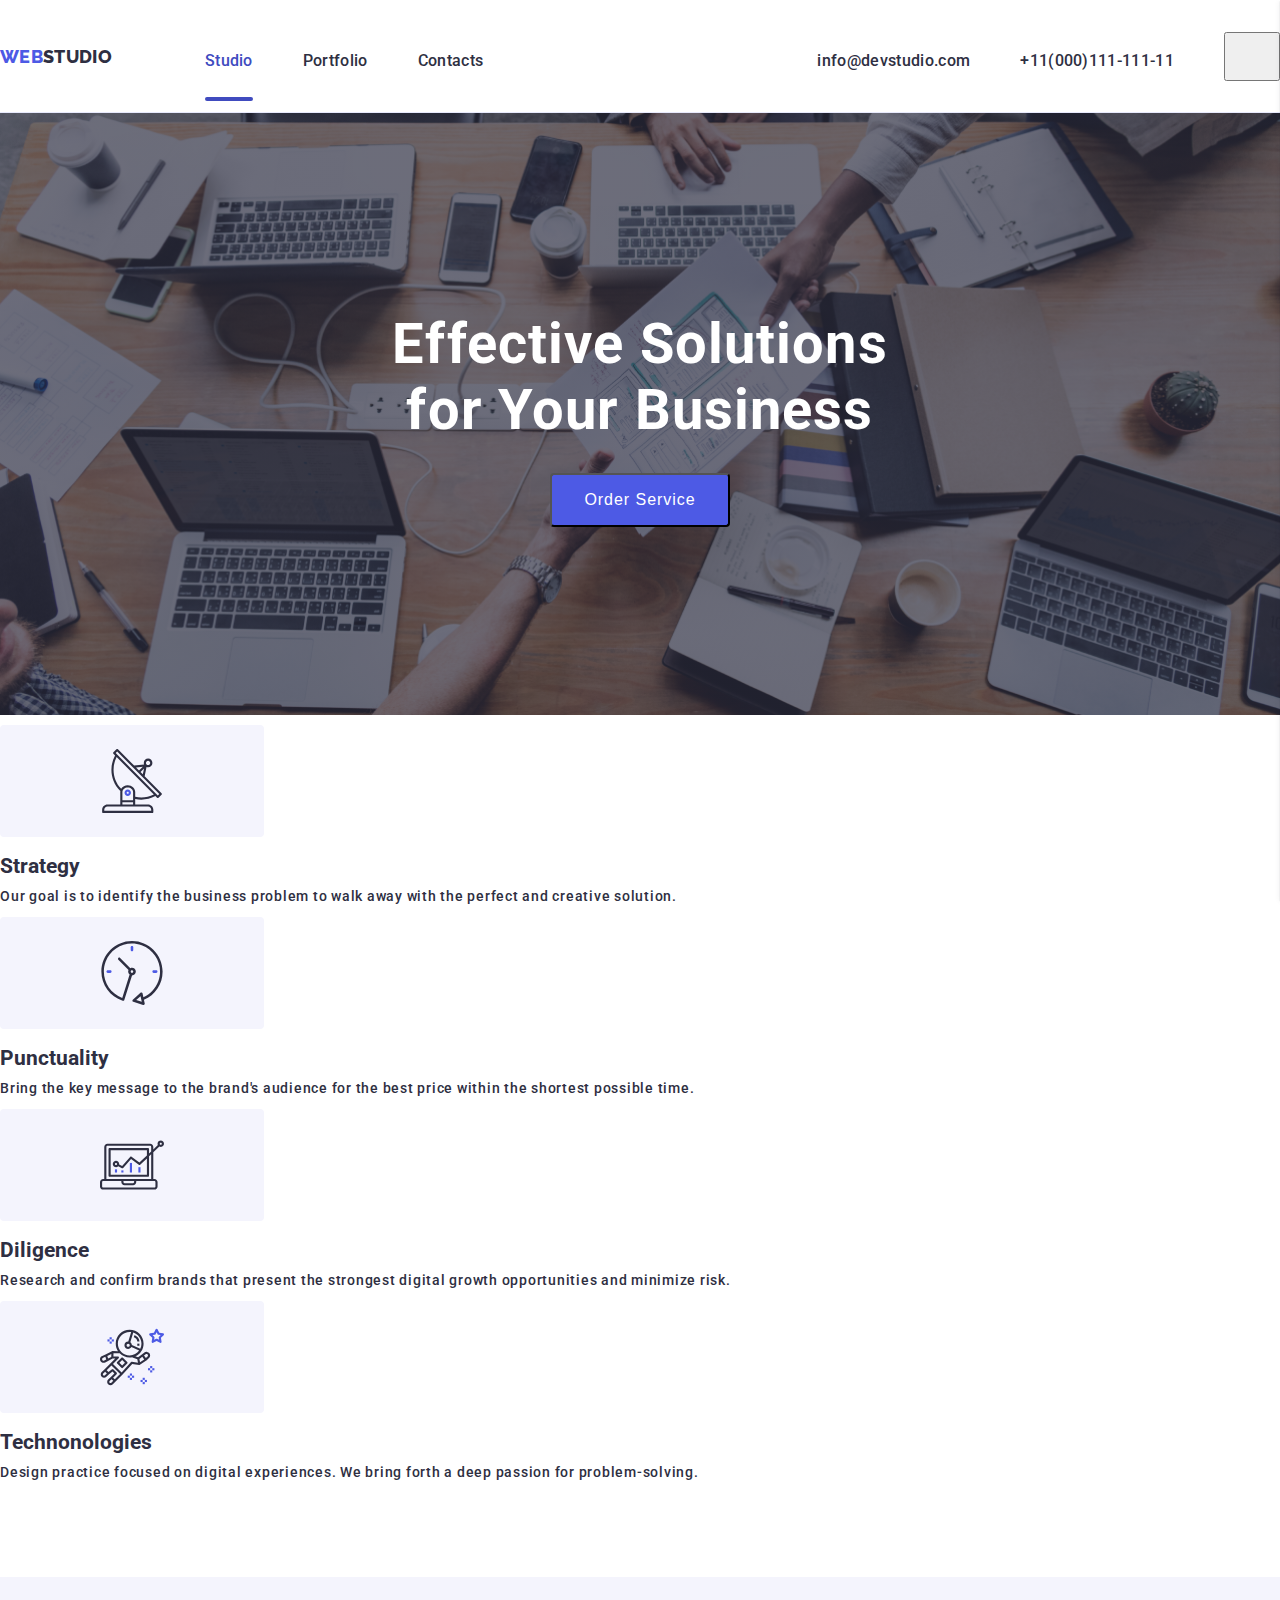
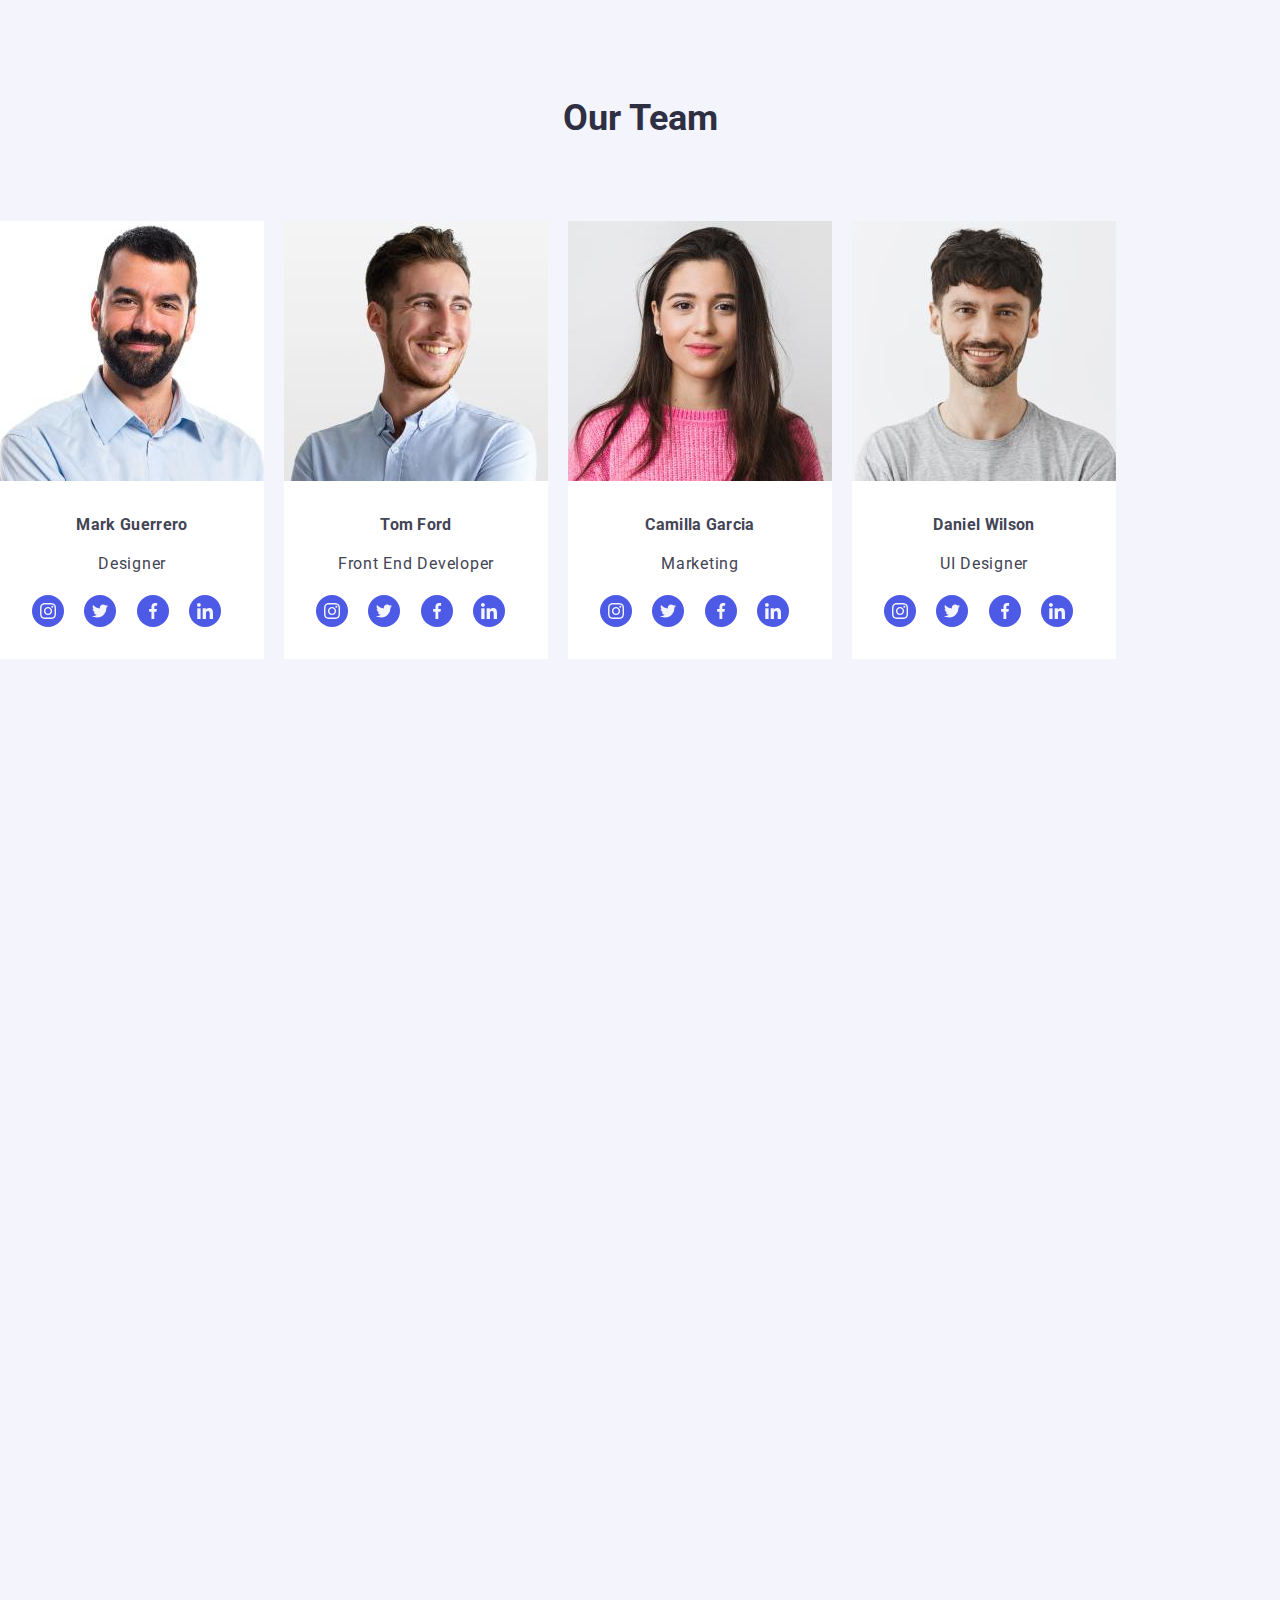
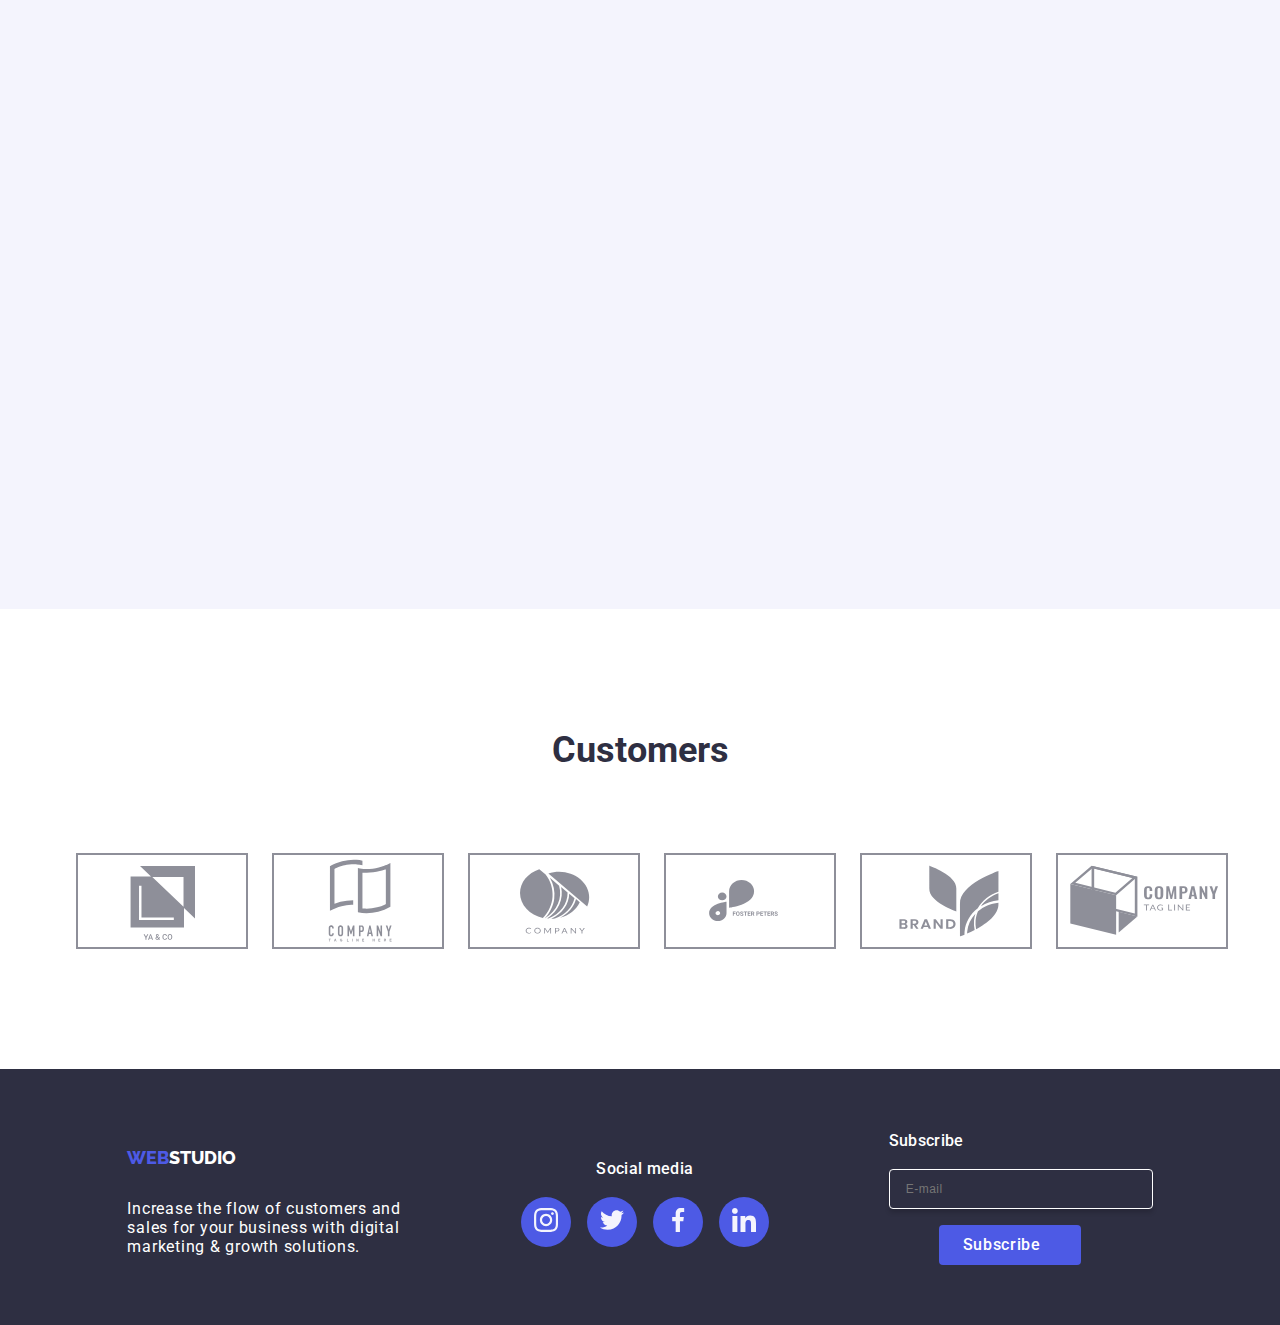
<file: index.html>
<!DOCTYPE html>
<html lang="en">
    <head>
        <title>goit-markup-hw-07</title>
        <meta name="description" content="A great website"  />
        <meta name="viewport" content="width=device-width, initial-scale=1.0" />
        <meta charset="utf-8"   />
        <link rel="stylesheet" type="text/css" href="./css/styles.css" />
        <link href="https://fonts.googleapis.com/css2?family=Raleway:wght@700&family=Roboto:wght@400;500;700;900&display=swap"
        rel="stylesheet" />
    </head>
<body>
    <!-- header Section -->
    <header class="page-header">
        <div class="container">
            <nav class="navigation">
                <a class="logo-link" href="index.html">WEB<span class="logo-black">STUDIO</span></a>
                <ul class="menu-item">
                    <li><a class="menu-item-list current" href="./index.html">Studio</a></li>
                    <li><a class="menu-item-list" href="./portfolio.html">Portfolio</a></li>
                    <li><a class="menu-item-list" href="#">Contacts</a></li>
                </ul>
                <ul class="address-menu">
                    <li><a class="address-menu-item" href="mailto:info@devstudio.com">info@devstudio.com</a></li>
                    <li><a class="address-menu-item" href="tel:+11(000)111-111-11">+11(000)111-111-11</a></li>
                </ul>
                <button class="menu-toggle js-open-menu" aria-expanded="false" aria-controls="mobile-menu">
                    <svg class="mobile-menu-icon" width="32" height="22">
                        <use href="./img.jpg/icons.svg#hamburger"></use>
                    </svg>
                </button>
            </nav>
        </div>
    </header>
    <!-- main section -->
        <section class="hero">
            <div class="header-container">
                <h1 class="hero-title">Effective Solutions<br>for Your Business</h1>
                <button type="button" class="button-primary" data-modal-open>Order Service</button>
            </div>
        </section>
    <!-- features section 1 -->
    <section class="features-section">
    <div class="feature-section">
        <div class="feature-container">
        <ul class="features-list">
            <li class="feature-list-item">
                <div class="icon">
                    <svg class="icon-svg" width="64" height="64">
                      <use href="./img.jpg/icons.svg#icon-antenna-1"></use>
                    </svg>
                    </div>
                    <h2 class="item">Strategy</h2>
                    <p>Our goal is to identify the business problem to walk away with the perfect and creative solution.</p>
            </li>
            <li class="feature-list-item">
                <div class="icon">
                    <svg class="icon-svg" width="64" height="64">
                      <use href="./img.jpg/icons.svg#icon-clock-1"></use>
                    </svg>
                    </div>
                    <h2 class="feature-list-item">Punctuality</h2>
                    <p class="description">Bring the key message to the brand's audience for the best price within the shortest possible time.</p>
            </li>
            <li class="feature-list-item">
                <div class="icon">
                    <svg class="icon-svg" width="64" height="64">
                      <use href="./img.jpg/icons.svg#icon-diagram-1"></use>
                    </svg>
                    </div>
                <h2 class="feature-list-item">Diligence</h2>
                <p class="description">Research and confirm brands that present the strongest digital growth opportunities and minimize risk.</p>
            </li>
            <li class="feature-list-item">
                <div class="icon">
                    <svg class="icon-svg" width="64" height="64">
                      <use href="./img.jpg/icons.svg#icon-astronaut-1"></use>
                    </svg>
                    </div>
                <h2 class="feature-list-item">Technonologies</h2>
                <p class="description">Design practice focused on digital experiences. We bring forth a deep passion for problem-solving.</p>
            </li>
        </ul>
        </div>
    </div>
    </section>

    <!-- transactions section 2 -->
    <!-- <section class="section no-top-padding">
        <div class="wrwd-container">
            <h2 class="section-title">What Are We Doing</h2>
            <ul class="transaction-list">
                <li class="item"><img src="img.jpg/computer.jpg" alt="computer" width="360" height="300"/></li>
                <li class="item"><img src="./img.jpg/cellphone.jpg" alt="cellphone" width="360" height="300"/></li>
                <li class="item"><img src="./img.jpg/cellphone-and-laptop.jpg" alt="cellphone-and-laptop" width="360" height="300" /></li>
            </ul>
        </div>
        </section> -->
    <!--our team section-->
    <section class="section-bg-team">
        <div class="team-section-container">
            <h2 class="section-title">Our Team</h2>
             <div class="team-list">
                <ul class="team-list">
                    <li class="item"><img src="./img.jpg/Mark.jpg" alt="mark guerrero" width="264" height="260" />
                     <div class="card-text">
                        <h3 class="name">Mark Guerrero</h3>
                        <p class="position">Designer</p>
                        <ul class="team-links">
                            <li class="team-links-item">
                                <a href="#" class="team-social-link">
                                <svg class="team-link-svg"  width="16" height="16">
                                <use href="./img.jpg/icons.svg#icon-instagram"></use></svg>
                                </a>
                            </li>
                            <li class="team-links-item">
                                <a href="#" class="team-social-link">
                                <svg class="team-link-svg" width="16" height="16">
                                <use href="./img.jpg/icons.svg#icon-twitter"></use></svg>
                                </a>
                            </li>
                            <li class="team-links-item">
                                <a href="#" class="team-social-link">
                                <svg class="team-link-svg" width="16" height="16">
                                <use href="./img.jpg/icons.svg#icon-facebook"></use></svg>
                                </a>
                            </li>
                            <li class="team-links-item">
                                <a href="#" class="team-social-link">
                                <svg class="team-link-svg" width="16" height="16">
                                <use href="./img.jpg/icons.svg#icon-linkedin"></use></svg>
                                </a>
                            </li>
                        </ul>
                    </div>
                </li>   
                <li class="item"><img src="./img.jpg/Tom.jpg" alt="tom ford" width="264" height="260"/>
                    <div class="card-text">
                        <h3 class="name">Tom Ford</h3>
                        <p class="position">Front End Developer</p>
                        <ul class="team-links">
                            <li class="team-links-item"><a href="#" class="team-social-link"><svg class="team-link-svg"  width="16" height="16">
                                <use href="./img.jpg/icons.svg#icon-instagram"></use></svg>
                                </a>
                            </li>
                            <li class="team-links-item"><a href="#" class="team-social-link"><svg class="team-link-svg" width="16" height="16">
                                <use href="./img.jpg/icons.svg#icon-twitter"></use></svg>
                                </a>
                            </li>
                            <li class="team-links-item"><a href="#" class="team-social-link"><svg class="team-link-svg" width="16" height="16">
                                <use href="./img.jpg/icons.svg#icon-facebook"></use></svg>
                                </a>
                            </li>
                            <li class="team-links-item"><a href="#" class="team-social-link"><svg class="team-link-svg" width="16" height="16">
                                <use href="./img.jpg/icons.svg#icon-linkedin"></use></svg>
                                </a>
                            </li>
                        </ul>
                    </div>
                </li>
                <li class="item"><img src="./img.jpg/Camilla.jpg" alt="camilla garcia" width="264" height="260"/>
                    <div class="card-text">
                        <h3 class="name">Camilla Garcia</h3>
                        <p class="position">Marketing</p>
                        <ul class="team-links">
                            <li class="team-links-item"><a href="#" class="team-social-link"><svg class="team-link-svg"  width="16" height="16">
                                <use href="./img.jpg/icons.svg#icon-instagram"></use></svg>
                                </a>
                            </li>
                            <li class="team-links-item"><a href="#" class="team-social-link"><svg class="team-link-svg" width="16" height="16">
                                <use href="./img.jpg/icons.svg#icon-twitter"></use></svg>
                                </a>
                            </li>
                            <li class="team-links-item"><a href="#" class="team-social-link"><svg class="team-link-svg" width="16" height="16">
                                <use href="./img.jpg/icons.svg#icon-facebook"></use></svg>
                                </a>
                            </li>
                            <li class="team-links-item"><a href="#" class="team-social-link"><svg class="team-link-svg" width="16" height="16">
                                <use href="./img.jpg/icons.svg#icon-linkedin"></use></svg>
                                </a>
                            </li>
                        </ul>
                    </div>
                </li>
                <li class="item"><img src="./img.jpg/Daniel.jpg" alt="daniel wilson" width="264" height="260"/>
                    <div class="card-text">
                        <h3 class="name">Daniel Wilson</h3>
                        <p class="position">UI Designer</p>
                        <ul class="team-links">
                            <li class="team-links-item"><a href="#" class="team-social-link"><svg class="team-link-svg"  width="16" height="16">
                                <use href="./img.jpg/icons.svg#icon-instagram"></use></svg>
                                </a>
                            </li>
                            <li class="team-links-item"><a href="#" class="team-social-link"><svg class="team-link-svg" width="16" height="16">
                                <use href="./img.jpg/icons.svg#icon-twitter"></use></svg>
                                </a>
                            </li>
                            <li class="team-links-item"><a href="#" class="team-social-link"><svg class="team-link-svg" width="16" height="16">
                                <use href="./img.jpg/icons.svg#icon-facebook"></use></svg>
                                </a>
                            </li>
                            <li class="team-links-item"><a href="#" class="team-social-link"><svg class="team-link-svg" width="16" height="16">
                                <use href="./img.jpg/icons.svg#icon-linkedin"></use></svg>
                                </a>
                             </li>
                            </ul>
                        </div>
                    </li>
                </ul>
            </div>
        </div>
        </section>
    <!-- customer section-->
    <section class="customer-section">
            <div class="customer-section-container">
              <h2 class="section-title customers-title">Customers</h2>
              <ul class="customers-list list">
                <li class="customers-item">
                  <a href="#" class="customers-link">
                    <svg class="customers-svg" width="168" height="88">
                      <use href="./img.jpg/icons.svg#icon-logo10"></use></svg>
                  </a>
                </li>
                <li class="customers-item">
                  <a href="#" class="customers-link">
                    <svg class="customers-svg" width="168" height="88">
                      <use href="./img.jpg/icons.svg#icon-Logo-6"></use></svg>
                  </a>
                </li>
                <li class="customers-item">
                  <a href="#" class="customers-link">
                    <svg class="customers-svg" width="168" height="88">
                      <use href="./img.jpg/icons.svg#icon-Logo-7"></use></svg>
                  </a>
                </li>
                <li class="customers-item">
                  <a href="#" class="customers-link">
                    <svg class="customers-svg" width="168" height="88">
                      <use href="./img.jpg/icons.svg#icon-Client-4"></use></svg>
                  </a>
                </li>
                <li class="customers-item">
                  <a href="#" class="customers-link">
                    <svg class="customers-svg" width="168" height="88">
                      <use href="./img.jpg/icons.svg#icon-Logo-8"></use></svg>
                  </a>
                </li>
                <li class="customers-item">
                  <a href="#" class="customers-link">
                    <svg class="customers-svg" width="168" height="88">
                      <use href="./img.jpg/icons.svg#icon-Logo-9"></use></svg>
                  </a>
                </li>
              </ul>
            </div>
    </section>
    </main>
    <!-- footer -->
    <footer class="page-footer">
        <section class="footer-section">
        <div class="footer-container">
            <div class="footer-logo-wrapper">
                <ul class="footer-item-list">
                    <li class="footer-item">
                    <a class="logo-link" href="index.html">WEB<span class="logo-white">STUDIO</span></a><br>
                    <p class="footer-description">Increase the flow of customers and<br>sales for your business with digital<br>marketing & growth solutions.</p>
                    </li>
                </ul>
            </div>
            <div class="footer-socials">
                <p class="footer-social-text">Social media</p>
                <ul class="footer-social-list">
                    <li class="footer-social-item">
                        <a href="#" class="footer-social-link">
                            <svg class="footer-social-svg" width="24" height="24">
                                <use href="./img.jpg/icons.svg#icon-instagram" width="24" height="24"></use>
                            </svg>
                        </a>
                        </li>
                    <li class="footer-social-item">
                        <a href="#" class="footer-social-link">
                            <svg class="footer-social-svg" width="24" height="24">
                                <use href="./img.jpg/icons.svg#icon-twitter" width="24" height="24"></use>
                            </svg>
                        </a>
                        </li>
                    <li class="footer-social-item">
                        <a href="#" class="footer-social-link">
                            <svg class="footer-social-svg" width="24" height="24">
                                <use href="./img.jpg/icons.svg#icon-facebook" width="24" height="24"></use>
                            </svg>
                        </a>
                        </li>
                    <li class="footer-social-item">
                        <a href="#" class="footer-social-link">
                            <svg class="footer-social-svg" width="24" height="24">
                                <use href="./img.jpg/icons.svg#icon-linkedin" width="24" height="24"></use>
                            </svg>
                        </a>
                    </li>
                </ul>
            </div>
        <!-- Footer subscription form -->
            <div class="footer-form-container">
                <form class="footer-subscription-form" name="subscription-form" >
                    <label class="footer-subscription-label">
                        <span class="footer-subscription-text">Subscribe</span>
                        <input class="footer-subscription-input" type="email" name="subsciption-email" placeholder="E-mail">
                    </label>
                    <button class="footer-subscription-button" type="submit">
                        <span>Subscribe</span>
                        <use class="footer-subscription-icon" width=24 height="24" >
                            <use href="./img.jpg/icons.svg#footer-subscription-icon"/></use>
                        </svg>
                    </button>
                </form>
            </div>
        </div>
        </section>
    </footer>
        <div class="backdrop is-hidden" data-modal>
            <div class="modal">
              <button type="button" class="modal-close" data-modal-close>
                <svg class="modal-close-icon" width="8" height="8">
                  <use href="./img.jpg/icons.svg#modal-close"></use>
                </svg>
              </button>
              <p class="modal-header-text">
                Leave your contacts here and we will call you back</p>
                <form class="modal-signup=-form" name="signup-form" autocomplete="on">
                    <label class="modal-form-label" for="full-name">
                        <span class="form-label-text">Name</span>
                        <input class="form-label-input" type="text" id="full-name" required>
                        <svg class="form-input-icon" width="18" height="18">
                            <use href="./img.jpg/icons.svg#person"></use>
                        </svg>
                    </label>
                    <label class="modal-form-label" for="phone-number">
                        <span class="form-label-text">Phone</span>
                        <input class="form-label-input" type="tel" id="phone-number" required>
                        <svg class="form-input-icon" width="18" height="24">
                            <use href="./img.jpg/icons.svg#phone"></use>
                        </svg>
                    </label>
                    <label class="modal-form-label">
                        <span class="form-label-text">E-mail</span>
                        <input class="form-label-input" type="email" id="email-address" required>
                        <svg class="form-input-icon" width="18" height="24">
                            <use href="./img.jpg/icons.svg#email"></use>
                        </svg>
                    </label>
                    <label class="modal-form-textarea">
                        <span class="form-label-text">Comment</span>
                        <textarea name="comment" class="form-label-textarea" placeholder="Text- input" rows="6"></textarea>
                    </label>
                    <label class="modal-form-agreement">
                        <input class="modal-form-checkbox visually-hidden" type="checkbox" value="agree" name="agreement" required>
                         <svg class="modal-checkbox-icon" width="16" height="16">
                            <use href="./img.jpg/icons.svg#checkbox"></use>
                         </svg>
                        </label>
                            <span class="modal-form-agreement-text">
                                I accept the terms and condition of the<a href="#" class="Privacy-policy">Privacy-Policy</a>
                             </span>
                            <button class="modal-form-button" type="submit">Send</button>
                    </form>
                </div>
            </div>

            <!-- Mobile -->
            <div class="menu-container js-menu-container" id="mobile-menu">
                <button type="button" class="menu-toggle js-close-menu mobile-close-btn">&times;</button>
                <ul class="mobile-menu-list list">
                    <li class="mobile-menu-item">
                        <a class="mobile-menu-link link" href="index.html">Studio</a>
                    </li>
                    <li class="mobile-menu-item">
                        <a class="mobile-menu-link link" href="portfolio.html">Portfolio</a>
                    </li>
                    <li class="mobile-menu-item">
                        <a class="mobile-menu-link link" href="#">Contacts</a>
                    </li>
                </ul>
                <ul class="mobile-contacts-list">
                    <li class="mobile-contacts-item">
                        <a class="mobile-contacts-link link" href="tel:+11000111111">+11 (000) 111-11-11</a>
                    </li>
                    <li class="mobile-contacts-item">
                        <a class="mobile-contacts-link link" href="mailto: info@devstudio.com">info@devstudio.com</a>
                    </li>
                </ul>
                <ul class="mobile-social-media-list">
                    <li class="mobile-social-media-item">
                        <a class="mobile-social-media-link link">
                            <svg class="mobile-social-media-icon-svg" width="24" height="24">
                                <use href="./img.jpg/icons.svg#icon-instagram" />
                            </svg>
                        </a>
                    </li>
                    <li class="mobile-social-media-item">
                        <a class="mobile-social-media-link link">
                            <svg class="mobile-social-media-icon-svg" width="24" height="24">
                                <use href="./img.jpg/icons.svg#icon-twitter" />
                            </svg>
                        </a>
                    </li>
                    <li class="mobile-social-media-item">
                        <a class="mobile-social-media-link link">
                            <svg class="mobile-social-media-icon-svg" width="24" height="24">
                                <use href="./img.jpg/icons.svg#icon-facebook" />
                            </svg>
                        </a>
                    </li>
                    <li class="mobile-social-media-item">
                        <a class="mobile-social-media-link link">
                            <svg class="mobile-social-media-icon-svg" width="24" height="24">
                                <use href="./img.jpg/icons.svg#icon-linkedin" />
                            </svg>
                        </a>
                    </li>
                </ul>
            </div>
        <script src="./js/mobile.menu.js"></script>
        <script src="./js/modal.js"></script>
    </body>
</html>
</file>
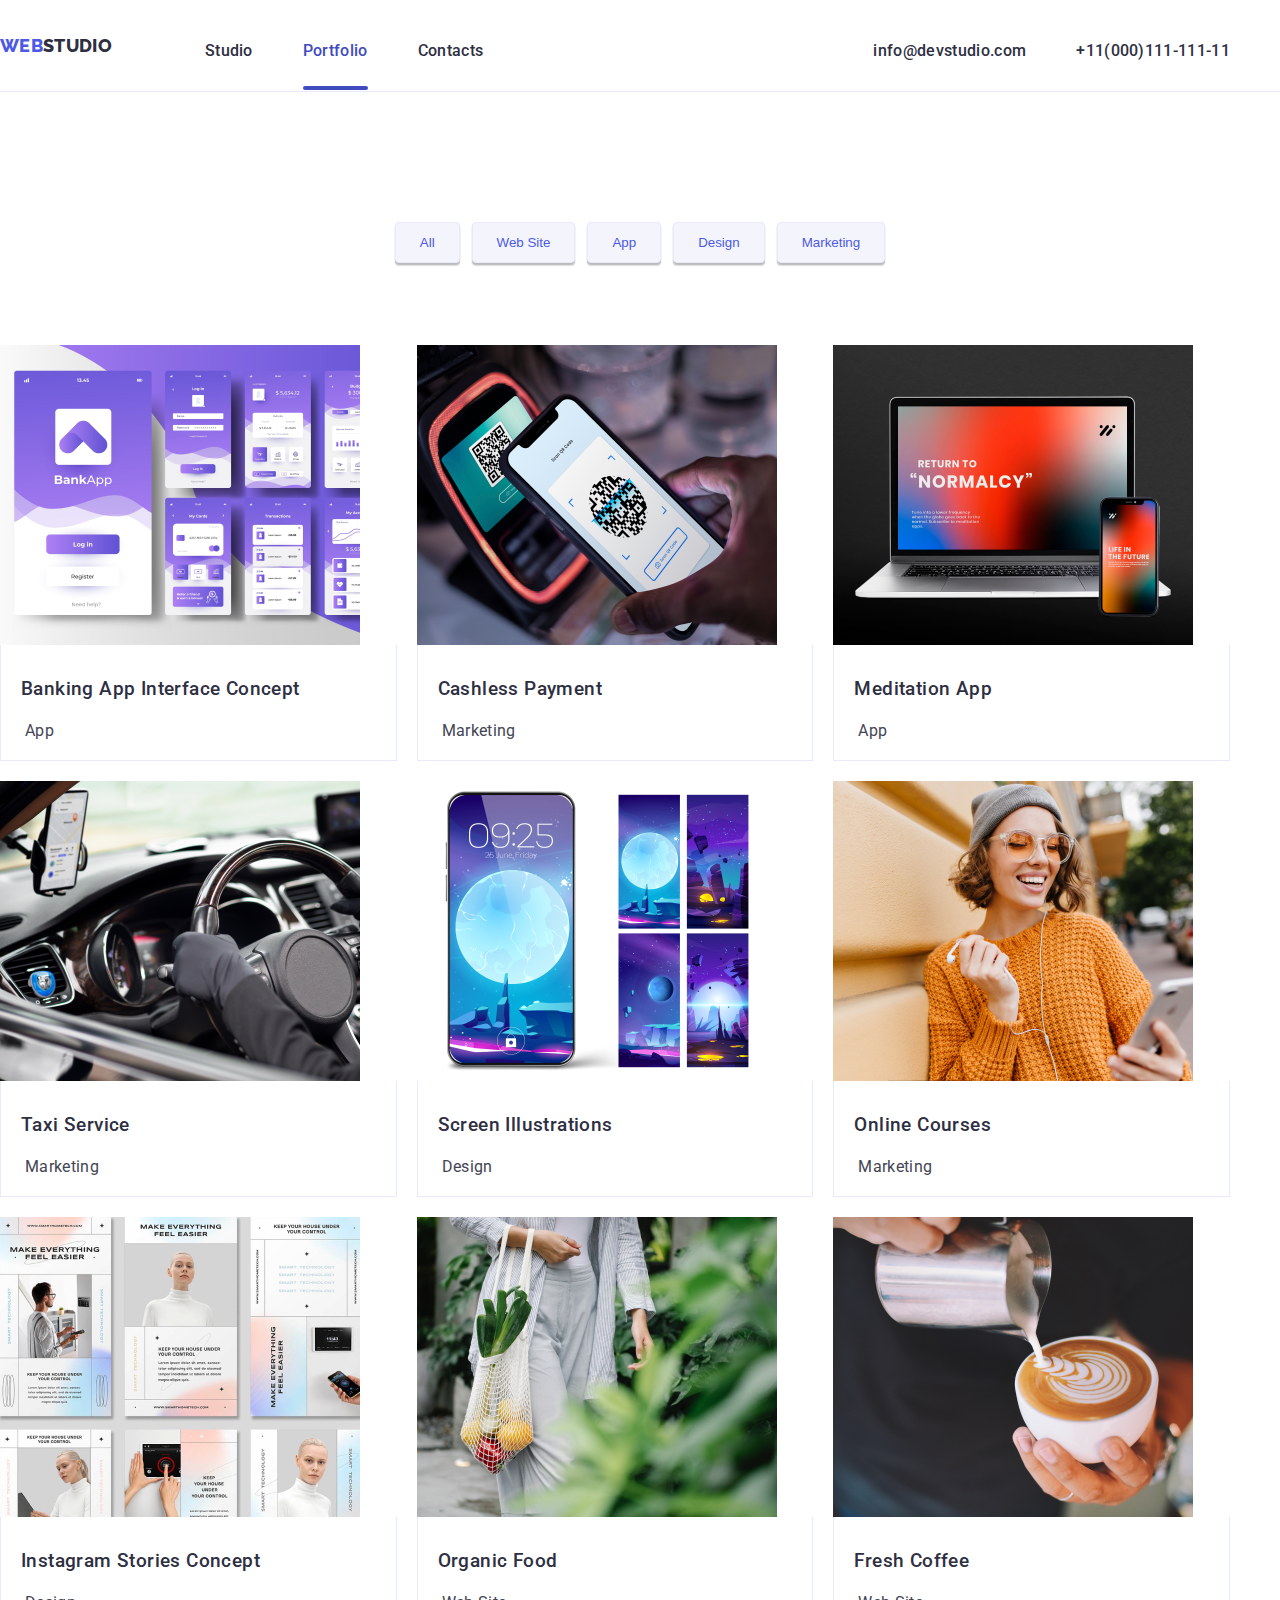
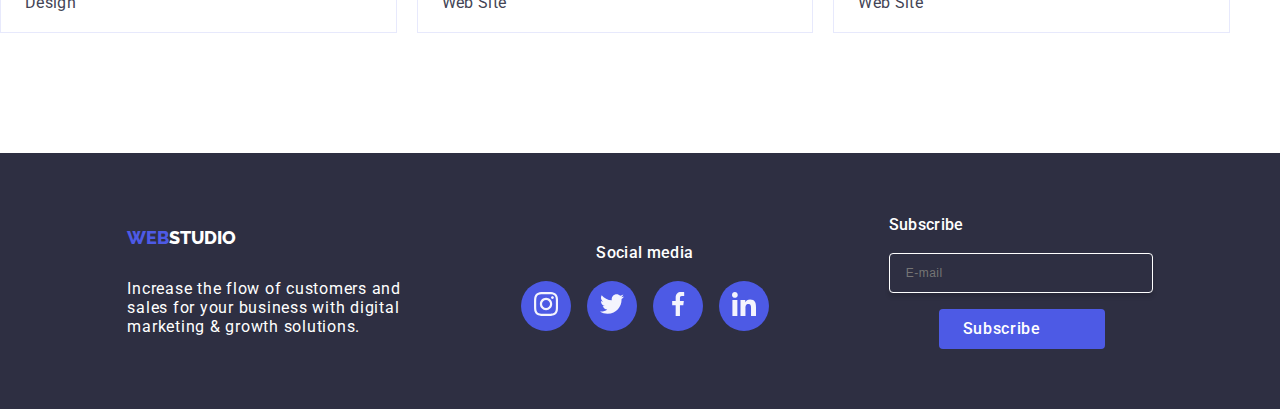
<file: portfolio.html>
<!DOCTYPE html>
<html lang="en">
    <head>
        <title>goit-markup-hw-07</title>
        <meta name="description" content="A great website"  />
        <meta name="viewport" content="width=device-width, initial-scale=1.0" />
        <meta charset="utf-8"   />
        <link rel="stylesheet" type="text/css" href="css/styles.css" />
        <link href="https://fonts.googleapis.com/css2?family=Raleway:wght@700&family=Roboto:wght@400;500;700;900&display=swap"
        rel="stylesheet" />
    </head>
<body>
    <!-- header Section -->
    <header class="page-header">
        <div class="container">
        <nav class="navigation">
            <a class="logo-link" href="index.html">WEB<span class="logo-black">STUDIO</span></a>
            <ul class="menu-item">
                <li><a class="menu-item-list" href="./index.html">Studio</a></li>
                <li><a class="menu-item-list current" href="./portfolio.html">Portfolio</a></li>
                <li><a class="menu-item-list" href="#">Contacts</a></li>
            </ul>
            <ul class="address-menu">
                <li><a class="address-menu-item" href="mailto:info@devstudio.com">info@devstudio.com</a></li>
                <li><a class="address-menu-item" href="tel:+11(000)111-111-11">+11(000)111-111-11</a></li>
            </ul>
        </nav>
        </div>
    </header>
    <!-- main section -->
    <main>
        <section class="section">
            <div class="container">
                <ul class="nav-buttons-list">
                    <li class="item"><a href="#">
                        <button type="button" class="nav-button">All</button></a></li>
                    <li class="item"><a href="#">
                        <button type="button" class="nav-button">Web Site</button></a></li>
                    <li class="item"><a href="#">
                        <button type="button" class="nav-button">App</button></a></li>
                    <li class="item"><a href="#">
                        <button type="button" class="nav-button">Design</button></a></li>
                    <li class="item"><a href="#">
                        <button type="button" class="nav-button">Marketing</button></a></li>
                    </ul>
            </div>
        <!-- Project cards -->
            <div class="container">
                <ul class="project-cards-list">
                    <li class="project-card-item">
                        <div class="portfolio-card-figure">
                            <image src="./img.jpg/project card 1.png" alt="project card 1" width="360" height="300" />
                            <p class="project-cover-text">14 Stylish and User-Friendly App Design Concepts · Task Manager App · Calorie Tracker App · Exotic Fruit Ecommerce App · Cloud Storage App</p>    
                        </div>
                        <div class="project-description">
                            <h3 class="project-text">Banking App Interface Concept</h3>
                            <p class="card-text">App</p>
                        </div>
                    </li>    
                    <li class="project-card-item">
                        <div class="portfolio-card-figure">
                            <image src="./img.jpg/project card 2.png" alt="project card 2" width="360" height="300"/>
                            <p class="project-cover-text">14 Stylish and User-Friendly App Design Concepts · Task Manager App · Calorie Tracker App · Exotic Fruit Ecommerce App · Cloud Storage App</p>
                        </div>
                        <div class="project-description">
                            <h3 class="project-text">Cashless Payment</h3>
                            <p class="card-text">Marketing</p>
                        </div>
                    </li>
                    <li class="project-card-item">
                        <div class="portfolio-card-figure">
                            <image src="./img.jpg/project card 3.png" alt="project card 3" width="360" height="300"/>
                            <p class="project-cover-text">14 Stylish and User-Friendly App Design Concepts · Task Manager App · Calorie Tracker App · Exotic Fruit Ecommerce App · Cloud Storage App</p>
                        </div>
                            <div class="project-description">
                            <h3 class="project-text">Meditation App</h3>
                            <p class="card-text">App</p>
                        </div>
                    </li>
                    <li class="project-card-item">
                        <div class="portfolio-card-figure">
                            <image src="./img.jpg/project card 4.png" alt="project card 4" width="360" height="300"/>
                            <p class="project-cover-text">14 Stylish and User-Friendly App Design Concepts · Task Manager App · Calorie Tracker App · Exotic Fruit Ecommerce App · Cloud Storage App</p>
                        </div>
                        <div class="project-description">
                            <h3 class="project-text">Taxi Service</h3>
                            <p class="card-text">Marketing</p>
                        </div>
                    </li>
                    <li class="project-card-item">
                        <div class="portfolio-card-figure">
                            <image src="./img.jpg/project card 5.png" alt="project card 5" width="360" height="300"/>
                            <p class="project-cover-text">14 Stylish and User-Friendly App Design Concepts · Task Manager App · Calorie Tracker App · Exotic Fruit Ecommerce App · Cloud Storage App</p>
                        </div>
                        <div class="project-description">
                            <h3 class="project-text">Screen Illustrations</h3>
                            <p class="card-text">Design</p>
                        </div>
                        </li>
                    <li class="project-card-item">
                        <div class="portfolio-card-figure">
                            <image src="./img.jpg/project card 6.png" alt="project card 6"width="360" height="300"/>
                            <p class="project-cover-text">14 Stylish and User-Friendly App Design Concepts · Task Manager App · Calorie Tracker App · Exotic Fruit Ecommerce App · Cloud Storage App</p>
                        </div>
                        <div class="project-description">
                            <h3 class="project-text">Online Courses</h3>
                            <p class="card-text">Marketing</p>
                        </div>
                    </li>
                    <li class="project-card-item">
                        <div class="portfolio-card-figure">
                            <image src="./img.jpg/project card 7.png" alt="project card 7" width="360" height="300"/>
                            <p class="project-cover-text">14 Stylish and User-Friendly App Design Concepts · Task Manager App · Calorie Tracker App · Exotic Fruit Ecommerce App · Cloud Storage App</p>
                        </div>
                        <div class="project-description">
                            <h3 class="project-text">Instagram Stories Concept</h3>
                            <p class="card-text">Design</p>
                        </div>
                    </li>
                    <li class="project-card-item">
                        <div class="portfolio-card-figure">
                        <image src="./img.jpg/project card 8.png" alt="project card 8" width="360" height="300"/>
                        <p class="project-cover-text">14 Stylish and User-Friendly App Design Concepts · Task Manager App · Calorie Tracker App · Exotic Fruit Ecommerce App · Cloud Storage App</p>
                        </div>
                        <div class="project-description">
                            <h3 class="project-text">Organic Food</h3>
                            <p class="card-text">Web Site</p>
                        </div>
                    </li>
                    <li class="project-card-item">
                        <div class="portfolio-card-figure">
                            <image src="./img.jpg/project card 9.png" alt="project card 9" width="360" height="300"/>
                            <p class="project-cover-text">14 Stylish and User-Friendly App Design Concepts · Task Manager App · Calorie Tracker App · Exotic Fruit Ecommerce App · Cloud Storage App</p>
                        </div>
                        <div class="project-description">
                            <h3 class="project-text">Fresh Coffee</h3>
                            <p class="card-text">Web Site</p>
                        </div>
                    </li>
                </ul>
            </div>
        </section> 
    </main>
    <!-- footer -->
    <footer class="page-footer">
        <div class="footer-container">
            <div class="footer-logo-wrapper"><section class="footer-section">
                <li class="footer-item">
                    <a class="logo-link" href="index.html">WEB<span class="logo-white">STUDIO</span></a><br>
                    <p class="footer-description">Increase the flow of customers and<br>sales for your business with digital<br>marketing & growth solutions.</p>
                </li>
                </div>
            <div class="footer-socials">
                <p class="footer-social-text">Social media</p>
                <ul class="footer-social-list">
                    <li class="footer-social-item">
                        <a href="#" class="footer-social-link">
                            <svg class="footer-social-svg" width="24" height="24">
                                <use href="./img.jpg/icons.svg#icon-instagram" width="24" height="24"></use>
                            </svg></a>
                        </li>
                    <li class="footer-social-item">
                        <a href="#" class="footer-social-link">
                            <svg class="footer-social-svg" width="24" height="24">
                                <use href="./img.jpg/icons.svg#icon-twitter" width="24" height="24"></use>
                            </svg></a>
                        </li>
                    <li class="footer-social-item">
                        <a href="#" class="footer-social-link">
                            <svg class="footer-social-svg" width="24" height="24">
                                <use href="./img.jpg/icons.svg#icon-facebook" width="24" height="24"></use>
                            </svg></a>
                        </li>
                    <li class="footer-social-item">
                        <a href="#" class="footer-social-link">
                            <svg class="footer-social-svg" width="24" height="24">
                                <use href="./img.jpg/icons.svg#icon-linkedin" width="24" height="24"></use>
                            </svg></a>
                        </li>
                    </ul>
                </div>
                <div class="footer-form-container">
                    <form class="footer-subscription-form" name="subscription-form" >
                        <label class="footer-subscription-label">
                            <span class="footer-subscription-text">Subscribe</span>
                            <input class="footer-subscription-input" type="email" name="subsciption-email" placeholder="E-mail">
                        </label>
                        <button class="footer-subscription-button" type="submit">
                            <span>Subscribe</span>
                            <svg class="footer-subscription-icon" width=24 height="24" >
                                <use href="./img.jpg/icons.svg#footer-subscription-icon"></use>
                            </svg>
                        </button>
                    </form>
                </div>
            </div>
        </footer>
    </body>
</file>
<file: css/styles.css>
:root {
    --iris: #4D5AE5;
    --ocean: #404BBF;
    --navyblue: #2E2F42;
    --green: #31D0AA;
    --slate: #434455;
    --light-slate: #8E8F99;
    --cornflower: #E7E9FC;
    --cloud: #F4F4FD;
    --navyblue-modal: #2E2F42;
    --grey: #2E2F42;
    --white: #FFFFFF;
    --dairy: #FCFCFC;
}
* {
    box-sizing: border-box;
    margin: 0;
}
h1,h2,h3,h4,h5,h6,p,ul {
    margin: 0;
    padding: 0;
    padding-top: 10px;
}
li {
    list-style: none;
    padding: 0;
}
a {
    text-decoration: none;
}
p {
    padding-top: 10px;
    letter-spacing: 0.75px;
}
.page-header {
    border-bottom: 1px solid var(--cornflower);
    padding-top: 32px;
    padding-bottom: 31px;
}
body {
    font-family: Roboto, sans-serif;
    font-size: 16px;
    color: var(--navyblue);
    background-color:Var(--white);    
}
.logo-link {
    color:var(--iris);
    font-family: Raleway, sans-serif;
    font-size: 18px;
    font-weight: 800;
    line-height: 1.2;
}
.logo-black {
    color: var(--navyblue);
}
.logo-white {
    color: var(--white);
}
.menu-item,
.menu-item-list,
.address-menu,
.address-menu-item,
.navigation { 
    display: flex;
    align-items: center;
    color: var(--navyblue);
    font-weight: 500;
    font-size: 16px;
    line-height: 1.14;
    letter-spacing: 0.02em;
}
.menu-item {
    margin-left: 93px;
}
.address-menu {
    margin-left: auto;
}
.menu-item-list,
.address-menu-item {
    margin-right: 50px;
}
.menu-item-list .menu-item-list:not(:last-child),
.address-menu-item:not(:last-child) {
    margin-right: 50px;
}
.menu-item-list:hover,
.menu-item-list:focus,
.menu-item-list.current {
    color: var(--ocean);
}
.menu-item-list.current::after {
    width: 100%;
}
.menu-item-list {
    position: relative;
    transition: color 250ms cubic-bezier(0.4, 0, 0.2, 1),
    background-color 250ms cubic-bezier(0.4, 0, 0.2, 1),
    border-color 250ms cubic-bezier(0.4, 0, 0.2, 1);
}
.menu-item-list:hover::after {
    width: 100%;
}
.menu-item-list::after {
    content: '';
    border-radius: 2px;
    background-color: var(--ocean);
    height: 4px;
    width: 0;
    position: absolute;
    left: 0;
    bottom: -30px;
    transition: width 250ms cubic-bezier(0.4, 0, 0.2, 1),
    background-color 250ms cubic-bezier(0.4, 0, 0.2, 1),
    border-color 250ms cubic-bezier(0.4, 0, 0.2, 1);;
}
.address-menu-item:hover,
.address-menu-item:focus {
    color: var(--ocean);
}
.header-container {
    width: 1150px;
    padding-left: 15px;
    padding-right: 15px;
    margin: 0 auto;
}
.section {
    padding: 120px 0px;
}
.hero {
    background-image: linear-gradient(rgba(46,47,66,0.7),rgba(46,47,66,0.7)),
    url(../img.jpg/people-office.png);
    background-repeat: no-repeat;
    background-size: cover;
    padding: 188px 0px;
    text-align: center;
    max-width: 1440px;
    margin: 0 auto;
    background-position: center;
}
.hero-title {
    font-size: 56px;
    color: var(--white);
    letter-spacing: 0.02em;
    margin-bottom: 30px;
}
.button {
    font-family: inherit;
    cursor: pointer;
    border: transparent;
    border-radius: 4px;
}
.button-primary {
    background-color: var(--iris);
    color:var(--white);
    padding: 16px 32px;
    border-radius: 4px;
    box-shadow: 0px 4px 4px rgba(0,0,0.0.15);
    font-size: 16px;
    letter-spacing: 0.06em;
    cursor: pointer;
}
.button-primary:hover,
.button-primary:focus {
    background-color: var(--ocean);
    transition: background-color 250ms cubic-bezier(0.4, 0, 0.2, 1),
    background-color 250ms cubic-bezier(0.4, 0, 0.2, 1),
    border-color 250ms cubic-bezier(0.4, 0, 0.2, 1);
}
.features-list {
    display: flex;
    flex-wrap: wrap;
    gap: 12px;
}
.feature-list .item {
    flex-basis: calc((100% - 90px) / 4);
}
.features-list {
    margin-bottom: 10px;
    color: var(--navyblue);
    font-weight: 500;
    font-size: 14px;
    line-height: 1.14;
}
.no-top-padding {
    padding-top: 0;
}
.transaction-list {
    display: flex;
    flex-wrap: wrap;
    gap: 20px;
}
.transaction-list .item {
    flex-basis: calc((100% - 48px) / 3);
}
.section-bg-team {
    background-color: var(--cloud);
    height: 2232px;
    margin-top: 96px;
}
.section-title {
    text-align: center;
    padding-top: 120px;
    margin-bottom: 72px;
    font-weight: 700;
    font-size: 36px;
    list-style: 1.17;
}
.team-list {
    display: flex;
    flex-wrap: wrap;
    gap: 20px;
}
.team-list .item {
    flex-basis: calc((100% - 80px) / 4);
    background-color: var(--white);
    box-shadow: 0px 1px 3px rgba(0,0,0.0.12), 0px 1px 1px rgba (0,0,00.14)
}
.team-list .name,
.team-list .position {
    text-align: center;
    font-size: 16px;
    line-height: 1.19em;
}
.team-list .name {
    margin-bottom: 10px;
}
.card-text {
    padding: 20px 24px;
    flex-direction: column;
    justify-content: center;
    align-items: center;
    gap: 32px;
    color: var(--slate);
    font-weight: 400;
    letter-spacing: 0.32px;
}
.page-footer {
    padding: 60px;
    background-color: var(--navyblue);
    justify-content: center;
}
.footer-description {
    color: var(--white);
    margin-top: 20px;
}
.nav-buttons-list {
    display: flex;
    flex-wrap: wrap;
    gap: 12px;
    justify-content: center;
    padding-bottom: 72px;
}
.nav-button {
    padding: 12px 24px;
    border: var(--white);
    border-radius: 4px;
    border: 1px solid var(--cornflower);
    background: var(--cloud);
    color: var(--iris);
    cursor: pointer;
    box-shadow:  0px 2px 2px 0px rgba(0, 0, 0, 0.12), 0px 2px 1px 0px rgba(0, 0, 0, 0.08), 0px 3px 1px 0px rgba(0, 0, 0, 0.10);
}
.nav-button:hover,
.nav-button:focus {
    color: var(--white);
    background-color: var(--ocean);
}
.project-cards-list {
    display: flex;
    flex-wrap: wrap;
    gap: 20px;
}
.project-card-item {
    flex-basis: calc((100% - 90px) / 3);
}
.project-description {
    border: 1px solid var(--cornflower);
    border-top: none;
}
.project-text {
    padding-top: 32px;
    padding-left: 20px;
    color: var(--navyblue);
    font-weight: 500;
    line-height: 24px;
    letter-spacing: 0.4px;
}   
.icon {
    width: 264px;
    height: 112px;
    background-color: var(--cloud);
    display: flex;
    justify-content: center;
    align-items: center;
    border-radius: 4px;
    margin-bottom: 8px;
}
.team-links-item {
    width: 32px;
    height: 32px;
    display: inline-block;
    margin: 12px 8px;
}
.team-social-link {
    display: flex;
    flex-wrap: wrap;
    align-items: center;
    justify-content: center;
    width: 100%;
    height: 100%;
    border-radius: 50%;
    background-color: var(--iris);
    flex-basis: calc((100% - 72px) / 4);
}
.team-social-link:hover,
.team-social-link:focus {
    background-color: var(--ocean);
}
.footer-social-text {
    color: var(--white);
    display: flex;
    flex-wrap: wrap;
    font-family: Roboto, sans-serif;
    font-size: 16px;
    font-weight: 500;
    line-height: 24px;
    letter-spacing: 0.32px;
    justify-content: center;
    align-items: center;
}
.footer-social-list {
    display: flex;
    flex-wrap: wrap;
    padding-top: 16px;
    gap: 16px;
}
.footer-container {
    display: flex;
    flex-wrap: wrap;
    align-items: center;
    justify-content: center;
    gap: 120px;
}
.footer-social-item {
    display: flex;
    flex-wrap: wrap;
    align-items: center;
    justify-content: center;
    width: 50px;
    height: 50px;
    border-radius: 50%;
    background-color: var(--iris);
    flex-basis: calc((100% - 48px) / 4);
}
.footer-social-item:hover,
.footer-social-item:focus {
    background-color: var(--green);
}
.customers-list {
    display: flex;
    flex-wrap: wrap;
    /* flex-direction: row; */
    width: 100%;
    align-items: center;
    justify-content: center;
    /* padding: 0px 156px; */
    margin-bottom: 120px;
    fill: currentColor;
}
.customers-item {
    border: 2px solid var(--light-slate);
    margin-left: 24px;
    fill: var(--light-slate);
}
.customers-item:hover,
.customers-item:focus {
    border-radius: 4px;
    border: 5px solid var(--ocean);
    stroke: currentColor;
    fill: currentColor;
}
.backdrop {
    display: block;
    position: fixed;
    top: 0;
    left: 0;
    width: 100%;
    height: 100%;
    background-color: rgba(46, 47, 66, 0.4);
    opacity: 1;
    transition: opacity 250ms cubic-bezier(0.4, 0, 0.2, 1);
}
.is-hidden {
    visibility: none;
    opacity: 0;
    pointer-events: none;
}
.backdrop .is-hidden {
    opacity: 0;
    pointer-events: none;
}
.modal {
    position: absolute;
    top: 50%;
    left: 50%;
    min-width: 400px;
    min-height: 584px;
    background-color: var(--dairy);
    box-shadow: 0px 2px 1px 0px rgba(0, 0, 0, 0.2), 
    0px 1px 3px 0px rgba(0, 0, 0, 0.12), 0px 1px 1px 0px rgba(0, 0, 0, 0.14);
    border-radius: 4px;
    padding: 72px 24px 24px;
    transform: translate(-50%, -50%) scale(1);
    transition: transform 250ms cubic-bezier(0.4, 0, 0.2, 1);
}
.modal-close {
    width: 24px;
    height: 24px;
    right: 12px;
    top: 12px;
    background-color: var(--cornflower);
    border-radius: 50%;
    border: 1px solid rgba(46, 47, 68, 0.4);
    position: absolute;
    color: var(--navyblue);
    cursor: pointer;
    transition: transform 250ms cubic-bezier(0.4, 0, 0.2, 1),
    background-color 250ms cubic-bezier(0.4, 0, 0.2, 1),
    border-color 250ms cubic-bezier(0.4, 0, 0.2, 1);
}
.modal-close:hover {
    color: var(--cloud);
    background-color: var(--ocean);
    border-color: var(--ocean);
}
.modal-close-icon {
    width: 8px;
    height: 10px;
    fill: currentColor;
}
.portfolio-card-figure {
    position: relative;
    overflow: hidden;
    height: 300px;
}
.project-cover-text {
    position: absolute;
    top: 0;
    height: 100%;
    width: 100%;
    padding: 40px 32px;
    background-color: var(--iris);
    color: var(--cloud);
    font-size: 16px;
    font-weight: 400;
    line-height: 24px;
    letter-spacing: 0.32px;
    transform: translateY(100%);
    transition: transform 250ms cubic-bezier(0.4, 0, 0.2, 1);
}
.portfolio-card-figure:hover .project-cover-text {
    transform: translateY(0);
}
label {
    display: block;
}
.modal-form-label, .modal-form-textarea {
    display: block;
    position: relative;
}
.modal-header-text {
    color: var(--navyblue);
    text-align: center;
    font-size: 16px;
    font-weight: 500;
    line-height: 24px;
    letter-spacing: 0.32px;
}
.form-label-text {
    color: var(--navyblue);
    font-size: 12px;
    font-weight: 400;
    line-height: 14px;
    letter-spacing: 0.48px;
    position: absolute;
    top: -16px;
}
.form-label-input, .form-label-textarea {
    color: var(--navyblue);
    font-size: 12px;
    font-weight: 500;
    line-height: 14px;
    letter-spacing: 0.48px;
    display: block;
    width: 100%;
    margin-top: 30px;
    padding: 11px 16px 11px 40px;
    outline: none;
    border-radius: 4px;
    border: 1px solid var(--navyblue-modal, rgba(46, 47, 66, 0.4));
    transition: border 250ms cubic-bezier(0.4, 0, 0.2, 1);
}
.form-input-icon {
    fill: var(--navyblue);
    position: absolute;
    left: 16px;
    top: 50%;
    transform: translateY(-50%);
    transition: fill 250ms cubic-bezier(0.4, 0, 0.2, 1);
}
.form-label-input:hover, .form-label-input:focus, .form-label-textarea {
    outline: none;
    border: 1px solid var(--iris);
}
.form-label-input:hover + .form-input-icon, .form-label-input {
    fill: var(--iris);
}
.form-label-textarea {
    resize: none;
}
.modal-checkbox-icon {
    fill: var(--white);
    border-radius: 2px;
    border: 1px solid var(--light-slate);
    margin-right: 8px;
    transition: background-color 250ms cubic-bezier(0.4, 0, 0.2, 1);
}
.modal-form-checkbox:checked + .modal-checkbox-icon {
    background-color: var(--iris);
    border-color: var(--iris);
}
.visually-hidden {
    position: absolute;
    border: 0;
    padding: 0;
    opacity: 0;
}
.modal-form-textarea {
    margin-bottom: 16px;
}
.modal-form-agreement-text {
    display: flex;
    align-items: center;
    justify-content: flex-start;
    margin-bottom: 24px;
    cursor: pointer;
    gap: 3px;
}
.modal-form-button {
    color: white;
    text-align: center;
    font-size: 16px;
    font-weight: 500;
    line-height: 24px;
    letter-spacing: 0.64px;
    border: none;
    border-radius: 4px;
    padding: 16px 32px;
    background: var(--iris);
    box-shadow: 0px 4px 4px 0px rgba(0, 0, 0, 0.15);
    margin: 0 auto;
    cursor: pointer;
    display: block;
    transition: background-color 250ms cubic-bezier(0.4, 0, 0.2, 1);
}
.modal-form-button:hover {
    background-color: var(--ocean);
    color: var(--white);
}
.footer-subscription-text {
    color: var(--white);
    font-size: 16px;
    font-weight: 500;
    line-height: 24px;
    letter-spacing: 0.32px;
    display: block;
}
.footer-subscription-input {
    color: var(--white);
    background-color: transparent;
    font-size: 12px;
    font-weight: 400;
    line-height: 24px;
    letter-spacing: 0.48px;
    width: 264px;
    height: 40px;
    padding: 8px 16px;
    outline: none;
    border-radius: 4px;
    border: 1px solid var(--white);
    box-shadow: 0px 4px 4px 0px rgba(0, 0, 0, 0.15);
    margin-top: 16px;
    transition: border 250ms cubic-bezier(0.4, 0, 0.2, 1);
}
.footer-subscription-input:hover, .footer-subscription-input:focus {
    border: 1px solid var(--ocean);
}
.footer-subscription-button {
    border: none;
    border-radius: 4px;
    background: var(--iris);
    margin-top: 16px;
    margin-left: 50px;
    padding: 8px 24px;
    display: flex;
    justify-content: center;
    align-items: center;
    align-self: flex-end;
    gap: 16px;
    cursor: pointer;
    color: var(--white);
    font-family: Roboto, sans-serif;
    font-size: 16px;
    font-style: normal;
    font-weight: 500;
    line-height: 24px;
    letter-spacing: 0.64px;
    transition: background-color 250ms cubic-bezier(0.4, 0, 0.2, 1);
}
.footer-subscription-form {
    display: block;
    justify-content: center;
    align-items: center;
    /* gap: 24px; */
}

/* Mobile view */

.menu-toggle .mobile-menu-icon {
    min-height: 40px;
    min-width: 40px;
    padding: 0;
    stroke: var(--navyblue);
    fill: var(--navyblue);
    background-color: transparent;
    outline: none;
    border: none;
}
.menu-container.is-open {
    transform: translateX(0);
}
.menu-container {
    position: fixed;
    top: 0;
    left: 0;
    width: 100%;
    height: 100%;
    padding-top: 80px;
    padding-bottom: 40px;
    padding-right: 35px;
    background-color: var(--white);
    box-shadow: 0px 1px 6px 0px rgba(46, 47, 66, 0.08), 0px 1px 1px 0px rgba(46, 47, 66, 0.16), 0px 2px 1px 0px rgba(46, 47, 66, 0.08);
    transform: translateX(100%);
    transition: transform 250ms cubic-bezier(0.4, 0, 0.2, 1);
    display: flex;
    flex-direction: column;
}
.mobile-close-btn {
    position: absolute;
    top: 24px;
    right: 24px;
    min-width: 24px;
    min-height: 24px;
    padding: 0;
    display: flex;
    align-items: center;
    justify-content: center;
    border-radius: 50%;
    border: 1px solid rgba(46, 47, 066, 0.1);
    background-color: var(--cornflower);
    transform: background-color 250ms cubic-bezier(0.4, 0, 0.2, 1), border 250ms cubic-bezier(0.4, 0, 0.2, 1);
}
.mobile-menu {
    padding: 0;
    margin: 0;
    list-style: 0;
}
.mobile-menu-list {
    display: flex;
    flex-direction: column;
    align-items: flex-start;
    justify-content: right;
    gap: 40px;
    margin-bottom: auto;
}
.mobile-menu-item {
    font-family: Roboto, sans-serif;
    font-size: 36px;
    font-weight: 700;
    line-height: 1.11;
    letter-spacing: 0.72px;
}
.mobile-menu-link {
    color: var(--navyblue);
}
.mobile-menu:hover,
.mobile-menu-link:focus {
    color: var(--iris)
}
.mobile-contacts-list {
    gap:40px;
    display: flex;
    flex-direction: column;
    align-items: center;
    flex-wrap: wrap;
    margin-bottom: 48px;
}
.mobile-contacts-link {
    color: var(--navyblue);
    font-family: 'Roboto', sans-serif;
    font-size: 20px;
    font-weight: 700;
    line-height: 1.11;
    letter-spacing: 0.72px;
}
.mobile-menu-item {
    font-family: Roboto, sans-serif;
    font-size: 36px;
    font-weight: 700;
    line-height: 1.11;
    letter-spacing: 0.72px;
}
.mobile-contacts-link:hover,
.mobile-contacts-link:focus {
    color: var(--iris);
    transition: background-color 250ms cubic-bezier(0.4, 0, 0.2, 1);
    font-size: 26px;
}
.mobile-social-media-list {
    display: flex;
    gap: 28px;
    align-items: center;
    justify-content: center;
}
.mobile-social-media-link {
    display: inline-flex;
    justify-content: space-evenly;
    align-items: center;
    border-radius: 50%;
    background-color: var(--iris);
    width: 44px;
    height: 44px;
    transition: background-color 250ms cubic-bezier(0.4, 0, 0.2, 1);
}
.mobile-social-media-list .mobile-social-media-link {
    display: flex;
    flex-wrap: wrap;
    justify-content: center;
    align-items: center;
}
.mobile-social-media-link .svg {
    fill: var(--white);
}
.mobile-social-media-link .mobile-social-media-icon-svg {
    display: flex;
    align-items: center;
    justify-content: center;
}

.mobile-social-media-link:hover,
.mobile-social-media-link:focus {
    background-color: var(--green);
    transition: background-color 250ms cubic-bezier(0.4, 0, 0.2, 1);
}
/* Media Queries */

@media only screen and (min-width: 428px) and (max-width: 767px){
    .header-container {
        width: 428px;
        margin: 0 auto;
    }
}
@media only screen and (min-width: 428px) and (max-width: 767px), only screen and (max-width: 427px) {
    .menu-item .menu-item-list,
    .address-menu .address-menu-item {
        display: none;
        }
    .feature-list-item .icon, 
    .icon-svg {
        display: none;
        }
     .hero .header-container {
        display: block;
        align-items: center;
        text-align: center;
        justify-content: space-between;
        height: 320px;
        max-width: 320px;
        font-weight: 700;
        font-size: 24px;
        line-height: 1.11;
        letter-spacing: 0.02em;
        margin: 0 auto; 
        }
     .feature-section, .features-list,
     .features-list-item {
        width: 100%;
        min-height: 120px;
        gap: 72px 16px;
        display: flex;
        flex-wrap: wrap;
        margin: 0 auto;
        text-align: center;
        align-items: center;
        }
    .feature-list-item .h2 {
        font-family: Roboto, sans-serif;
        font-size: 36px;
        font-weight: 700;
        line-height: 1.1;
        letter-spacing: 0.02em;
        margin-bottom: 8px;
        }
    .team-list {
        display: flex;
        width: 100%;
        justify-content: center;
        align-items: center;
        flex-direction: column;
        gap: 72px;
        }
    .customers-list,
    .customers-item, .list {
        flex-basis: calc((100% - 22px) / 2)
        display: flex;
        flex-wrap: wrap;
        align-items: center;
        justify-content: center;
        max-width: 767px;
        gap: 72px 16px;
        }
    .footer-subscription-text {
        display: flex;
        flex-wrap: wrap;
        justify-content: center;
        align-items: center;
        }
    .footer-item-list .footer-item .logo-link {
        display: flex;
        flex-wrap: wrap;
        justify-content: center;
        align-items: center;
        }
}
</file>
